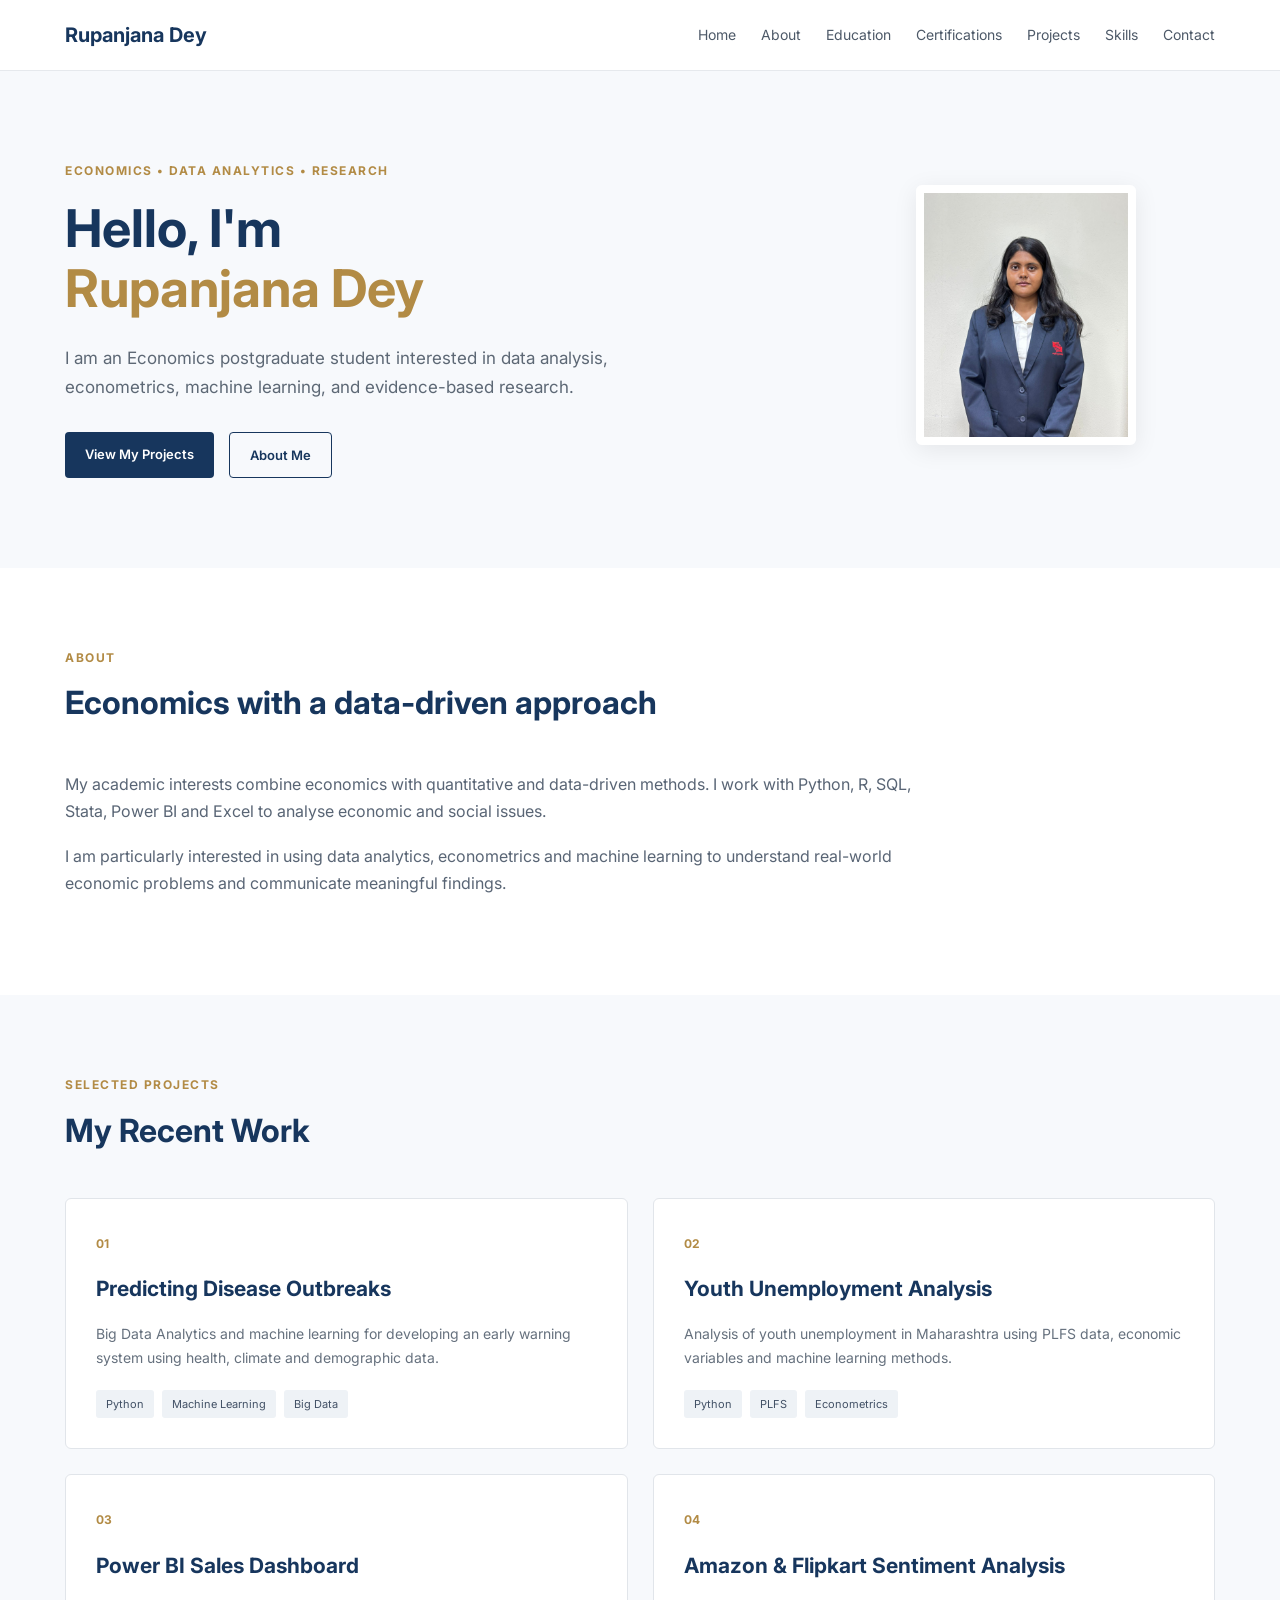
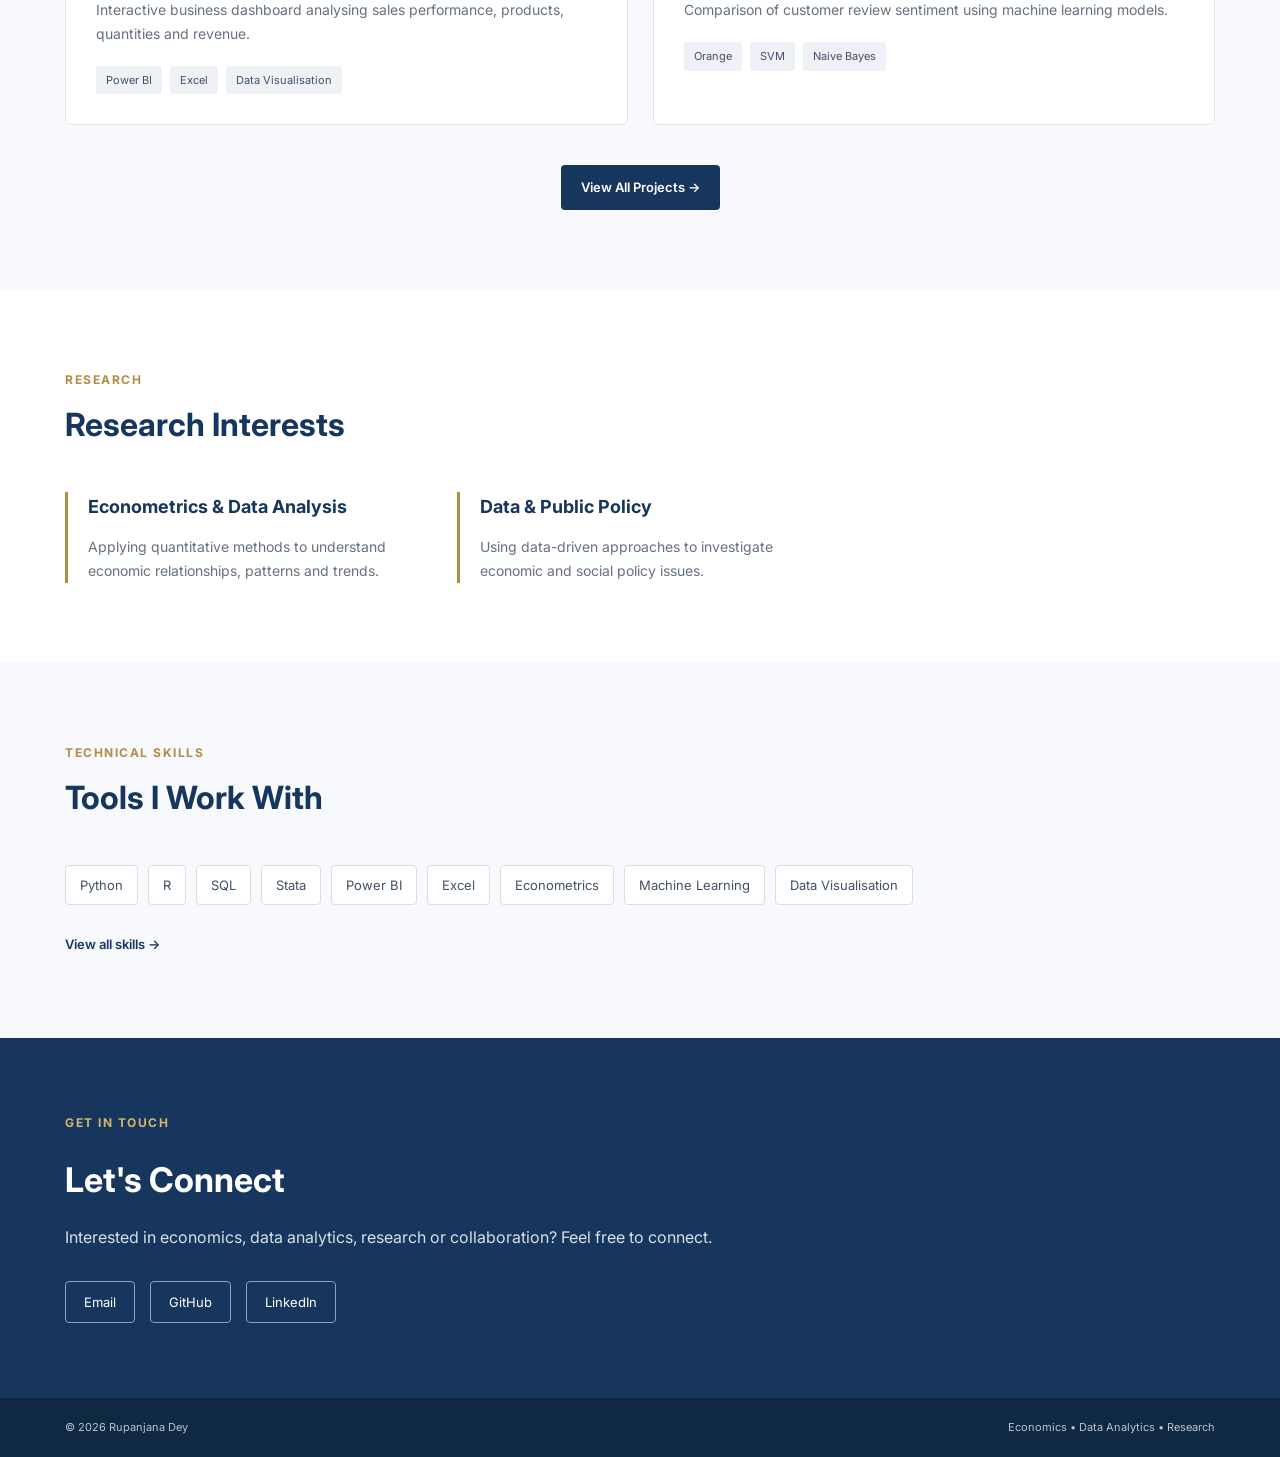
<file: index.html>
<!DOCTYPE html>
<html lang="en">

<head>
    <meta charset="UTF-8">
    <meta name="viewport" content="width=device-width, initial-scale=1.0">

    <title>Rupanjana Dey | Economics & Data Analytics</title>

    <link rel="stylesheet" href="css/style.css">

    <link rel="preconnect" href="https://fonts.googleapis.com">
    <link rel="preconnect" href="https://fonts.gstatic.com" crossorigin>

    <link href="https://fonts.googleapis.com/css2?family=Inter:wght@400;500;600;700&display=swap" rel="stylesheet">
</head>

<body>

    <!-- Navigation -->

    <header class="navbar">

        <div class="container nav-container">

            <a href="index.html" class="logo">
                Rupanjana Dey
            </a>

            <nav>

                <a href="index.html">Home</a>

                <a href="about/index.html">About</a>

                <a href="education.html">Education</a>

                <a href="certifications.html">Certifications</a>

                <a href="projects.html">Projects</a>

                <a href="skills.html">Skills</a>

                <a href="#contact">Contact</a>

            </nav>

        </div>

    </header>


    <!-- Hero -->

    <section class="hero">

        <div class="container hero-content">

            <div class="hero-text">

                <p class="small-heading">
                    ECONOMICS • DATA ANALYTICS • RESEARCH
                </p>

                <h1>
                    Hello, I'm<br>
                    <span>Rupanjana Dey</span>
                </h1>

                <p class="intro">

                    I am an Economics postgraduate student interested
                    in data analysis, econometrics, machine learning,
                    and evidence-based research.

                </p>

                <div class="buttons">

                    <a href="projects.html" class="btn primary">
                        View My Projects
                    </a>

                    <a href="about/index.html" class="btn secondary">
                        About Me
                    </a>

                </div>

            </div>


            <div class="hero-photo">

                <img
                    src="Rupanjana_Dey.jpeg"
                    alt="Rupanjana Dey">

            </div>

        </div>

    </section>



    <!-- About Preview -->

    <section class="section">

        <div class="container">

            <div class="section-title">

                <p>ABOUT</p>

                <h2>
                    Economics with a data-driven approach
                </h2>

            </div>


            <div class="about-preview">

                <p>

                    My academic interests combine economics with
                    quantitative and data-driven methods. I work with
                    Python, R, SQL, Stata, Power BI and Excel to analyse
                    economic and social issues.

                </p>

                <p>

                    I am particularly interested in using data analytics,
                    econometrics and machine learning to understand
                    real-world economic problems and communicate
                    meaningful findings.

                </p>

            </div>

        </div>

    </section>



    <!-- Projects -->

    <section class="section projects-section">

        <div class="container">

            <div class="section-title">

                <p>SELECTED PROJECTS</p>

                <h2>
                    My Recent Work
                </h2>

            </div>


            <div class="project-grid">


                <!-- Project 1 -->

                <div class="project-card">

                    <span class="project-number">
                        01
                    </span>

                    <h3>
                        Predicting Disease Outbreaks
                    </h3>

                    <p>
                        Big Data Analytics and machine learning
                        for developing an early warning system
                        using health, climate and demographic data.
                    </p>

                    <div class="tags">

                        <span>Python</span>
                        <span>Machine Learning</span>
                        <span>Big Data</span>

                    </div>

                </div>



                <!-- Project 2 -->

                <div class="project-card">

                    <span class="project-number">
                        02
                    </span>

                    <h3>
                        Youth Unemployment Analysis
                    </h3>

                    <p>
                        Analysis of youth unemployment in
                        Maharashtra using PLFS data, economic
                        variables and machine learning methods.
                    </p>

                    <div class="tags">

                        <span>Python</span>
                        <span>PLFS</span>
                        <span>Econometrics</span>

                    </div>

                </div>



                <!-- Project 3 -->

                <div class="project-card">

                    <span class="project-number">
                        03
                    </span>

                    <h3>
                        Power BI Sales Dashboard
                    </h3>

                    <p>
                        Interactive business dashboard analysing
                        sales performance, products, quantities
                        and revenue.
                    </p>

                    <div class="tags">

                        <span>Power BI</span>
                        <span>Excel</span>
                        <span>Data Visualisation</span>

                    </div>

                </div>



                <!-- Project 4 -->

                <div class="project-card">

                    <span class="project-number">
                        04
                    </span>

                    <h3>
                        Amazon & Flipkart Sentiment Analysis
                    </h3>

                    <p>
                        Comparison of customer review sentiment
                        using machine learning models.
                    </p>

                    <div class="tags">

                        <span>Orange</span>
                        <span>SVM</span>
                        <span>Naive Bayes</span>

                    </div>

                </div>

            </div>


            <div class="view-projects">

                <a href="projects.html" class="btn primary">
                    View All Projects →
                </a>

            </div>

        </div>

    </section>



    <!-- Research -->

    <section class="section">

        <div class="container">

            <div class="section-title">

                <p>RESEARCH</p>

                <h2>
                    Research Interests
                </h2>

            </div>


            <div class="research-grid">

              


                <div class="research-item">

                    <h3>
                        Econometrics & Data Analysis
                    </h3>

                    <p>
                        Applying quantitative methods to understand
                        economic relationships, patterns and trends.
                    </p>

                </div>


                <div class="research-item">

                    <h3>
                        Data & Public Policy
                    </h3>

                    <p>
                        Using data-driven approaches to investigate
                        economic and social policy issues.
                    </p>

                </div>

            </div>

        </div>

    </section>



    <!-- Skills Preview -->

    <section class="section skills-section">

        <div class="container">

            <div class="section-title">

                <p>TECHNICAL SKILLS</p>

                <h2>
                    Tools I Work With
                </h2>

            </div>


            <div class="skills-list">

                <span>Python</span>

                <span>R</span>

                <span>SQL</span>

                <span>Stata</span>

                <span>Power BI</span>

                <span>Excel</span>

                <span>Econometrics</span>

                <span>Machine Learning</span>

                <span>Data Visualisation</span>

            </div>


            <a href="skills.html" class="text-link">
                View all skills →
            </a>

        </div>

    </section>



    <!-- Contact -->

    <section class="contact" id="contact">

        <div class="container">

            <p class="small-heading">
                GET IN TOUCH
            </p>

            <h2>
                Let's Connect
            </h2>

            <p>
                Interested in economics, data analytics,
                research or collaboration? Feel free to connect.
            </p>


            <div class="contact-links">

                <a href="mailto:deyrupanjana6@gmail.com">
                    Email
                </a>

                <a
                    href="https://github.com/Rupanjana-Dey190"
                    target="_blank">
                    GitHub
                </a>

                <a
                    href="https://www.linkedin.com/in/rupanjana-dey-302489273?utm_source=share_via&utm_content=profile&utm_medium=member_android"
                    target="_blank">
                    LinkedIn
                </a>

            </div>

        </div>

    </section>



    <!-- Footer -->

    <footer>

        <div class="container footer-content">

            <p>
                © 2026 Rupanjana Dey
            </p>

            <p>
                Economics • Data Analytics • Research
            </p>

        </div>

    </footer>

</body>

</html>
</file>
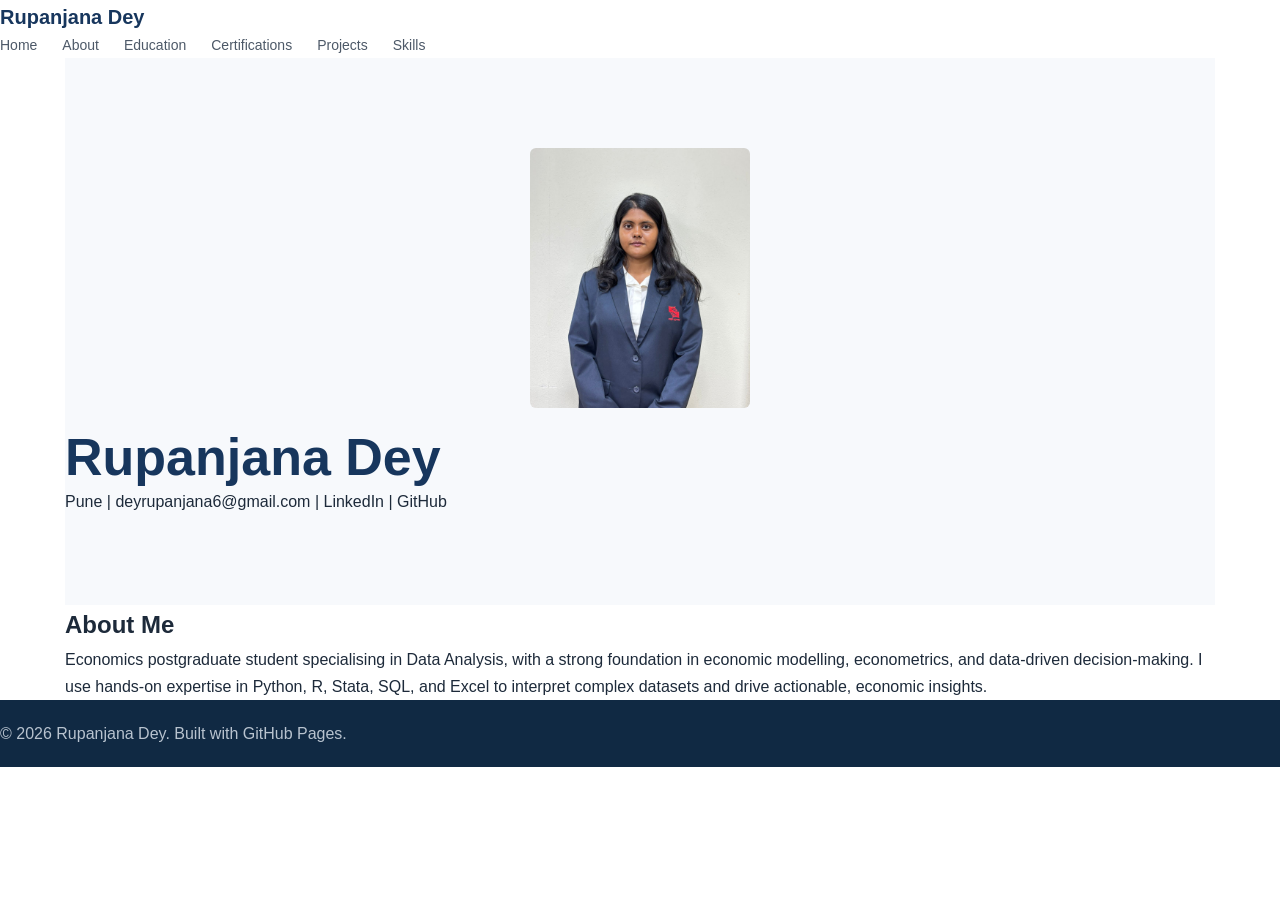
<file: about/index.html>
<!DOCTYPE html>
<html lang="en">
<head>
    <meta charset="UTF-8">
    <meta name="viewport" content="width=device-width, initial-scale=1.0">
    <title>About | Rupanjana Dey</title>
    <link rel="stylesheet" href="../css/style.css">
</head>
<body>
<header>
    <div class="logo">
        <a href="../index.html" style="font-weight: bold; color: inherit; text-decoration: none;">Rupanjana Dey</a>
    </div>
    <nav>
        <a href="../index.html">Home</a>
        <a href="index.html">About</a>
        <a href="../education.html">Education</a>
        <a href="../certifications.html">Certifications</a>
        <a href="../projects.html">Projects</a>
        <a href="../skills.html">Skills</a>
    </nav>
</header>

    <main class="container">
        <section class="hero">
           <img src="../Rupanjana_Dey.jpeg" alt="Rupanjana Dey" class="about-photo">
            <h1>Rupanjana Dey</h1>
            <p class="contact-info">
                Pune | <a href="mailto:rupanjana.dey.2025@sse.ac.in">deyrupanjana6@gmail.com</a> | 
                <a href="https://www.linkedin.com/in/rupanjana-dey-302489273?utm_source=share_via&utm_content=profile&utm_medium=member_android" target="_blank">LinkedIn</a> | <a href="https://www.github.com/Rupanjana-Dey190" target="_blank">GitHub</a>
            </p>
        </section>

        <h2>About Me</h2>
        <p>Economics postgraduate student specialising in Data Analysis, with a strong foundation in economic modelling, econometrics, and data-driven decision-making. I use hands-on expertise in Python, R, Stata, SQL, and Excel to interpret complex datasets and drive actionable, economic insights.</p>
    </main>

    <footer>
        <p>&copy; 2026 Rupanjana Dey. Built with GitHub Pages.</p>
    </footer>

</body>
</html>
</file>
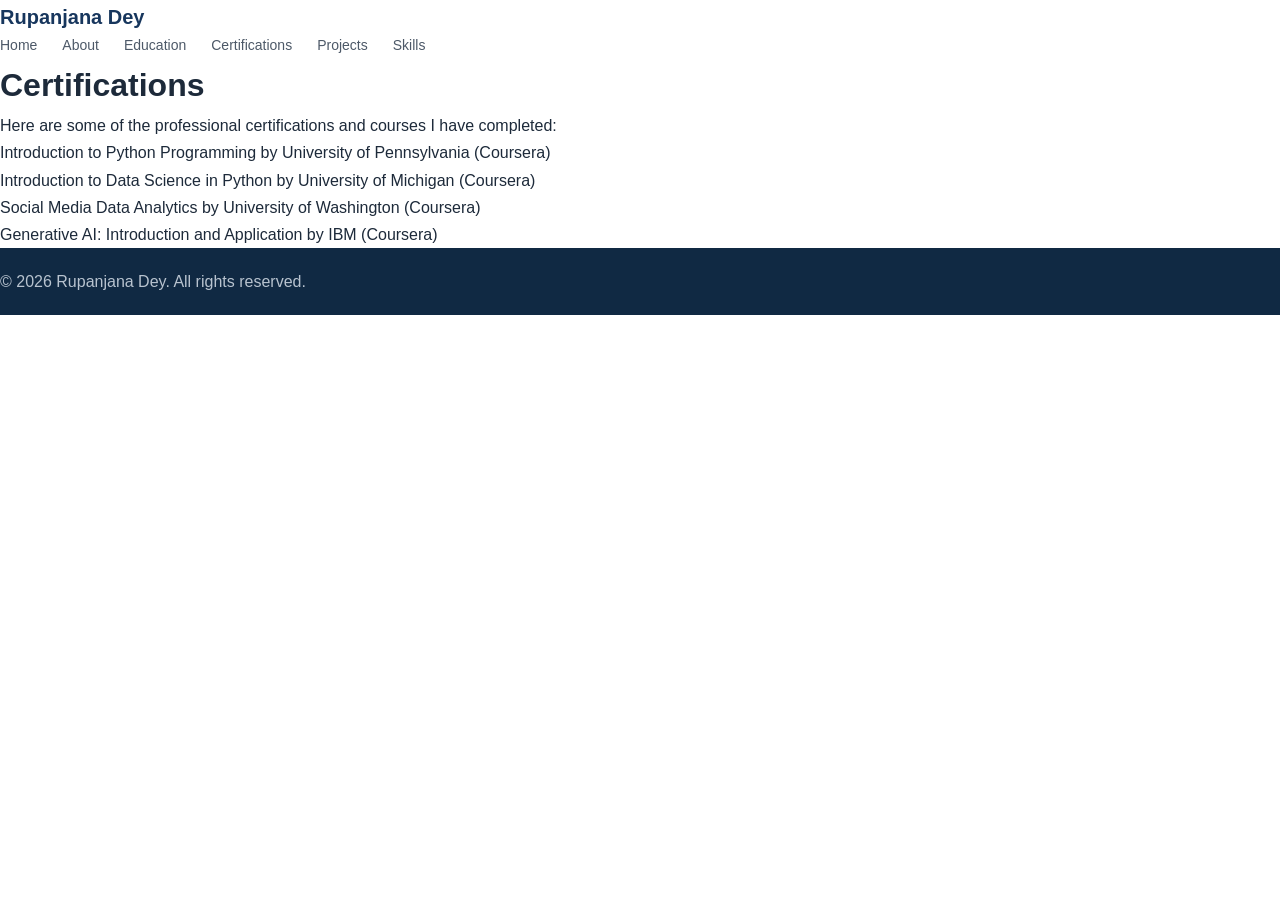
<file: certifications.html>
<!DOCTYPE html>
<html lang="en">
<head>
    <meta charset="UTF-8">
    <meta name="viewport" content="width=device-width, initial-scale=1.0">
    <title>Certifications | Rupanjana Dey</title>
    <!-- Links to the css folder from inside the about folder -->
    <link rel="stylesheet" href="css/style.css">
   
</head>
<body>
<header>
    <div class="logo">
        <a href="index.html" style="font-weight: bold; color: inherit; text-decoration: none;">Rupanjana Dey</a>
    </div>
    <nav>
        <a href="index.html">Home</a>
        <a href="about/index.html">About</a>
        <a href="education.html">Education</a>
        <a href="certifications.html">Certifications</a>
        <a href="projects.html">Projects</a>
        <a href="skills.html">Skills</a>
    </nav>
</header>

    <main>
        <h1>Certifications</h1>
        <p>Here are some of the professional certifications and courses I have completed:</p>
        
        <ul>
            <li>Introduction to Python Programming by University of Pennsylvania (Coursera)</li>
            <li>Introduction to Data Science in Python by University of Michigan (Coursera)</li>
            <li>Social Media Data Analytics by University of Washington (Coursera)</li>
            <li>Generative AI: Introduction and Application by IBM (Coursera)</li>
        </ul>
    </main>

    <footer>
        <p>&copy; 2026 Rupanjana Dey. All rights reserved.</p>
    </footer>

</body>
</html>
</file>
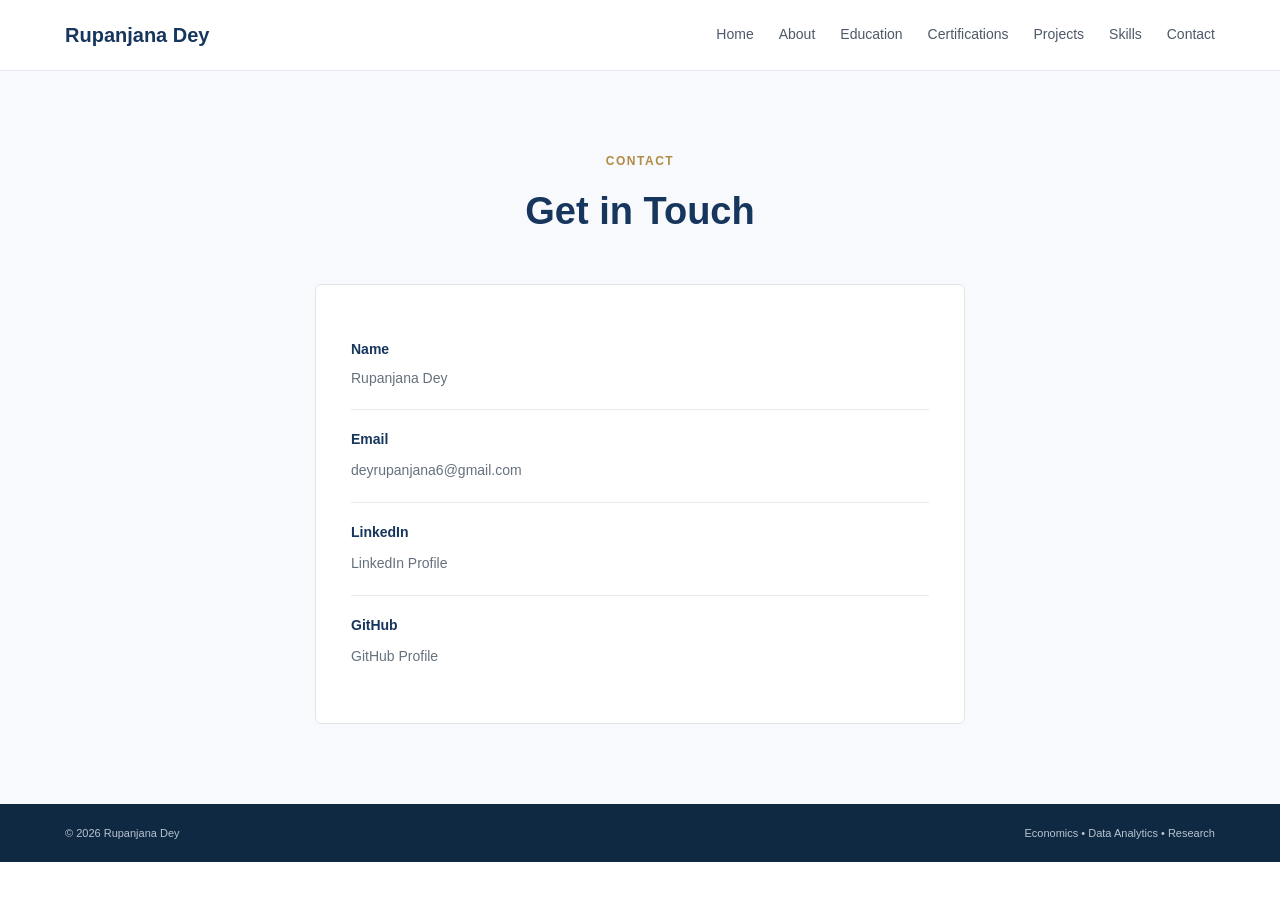
<file: contact.html>
<!DOCTYPE html>
<html lang="en">

<head>

    <meta charset="UTF-8">
    <meta name="viewport" content="width=device-width, initial-scale=1.0">

    <title>Contact | Rupanjana Dey</title>

    <link rel="stylesheet" href="css/style.css">

</head>

<body>

    <!-- Navigation -->

    <header class="navbar">

        <div class="container nav-container">

            <a href="index.html" class="logo">
                Rupanjana Dey
            </a>

            <nav>

                <a href="index.html">Home</a>

                <a href="about/index.html">About</a>

                <a href="education.html">Education</a>

                <a href="certifications.html">Certifications</a>

                <a href="projects.html">Projects</a>

                <a href="skills.html">Skills</a>

                <a href="contact.html">Contact</a>

            </nav>

        </div>

    </header>



    <!-- Contact -->

    <section class="contact-page">

        <div class="container">

            <div class="contact-header">

                <p>CONTACT</p>

                <h1>Get in Touch</h1>

            </div>


            <div class="contact-card">

                <div class="contact-item">

                    <h3>Name</h3>

                    <p>Rupanjana Dey</p>

                </div>


                <div class="contact-item">

                    <h3>Email</h3>

                    <a href="mailto:deyrupanjana6@gmail.com">
                        deyrupanjana6@gmail.com
                    </a>

                </div>


                <div class="contact-item">

                    <h3>LinkedIn</h3>

                    <a
                        href="https://www.linkedin.com/in/rupanjana-dey-302489273"
                        target="_blank">

                        LinkedIn Profile

                    </a>

                </div>


                <div class="contact-item">

                    <h3>GitHub</h3>

                    <a
                        href="https://github.com/Rupanjana-Dey190"
                        target="_blank">

                        GitHub Profile

                    </a>

                </div>

            </div>

        </div>

    </section>



    <!-- Footer -->

    <footer>

        <div class="container footer-content">

            <p>
                © 2026 Rupanjana Dey
            </p>

            <p>
                Economics • Data Analytics • Research
            </p>

        </div>

    </footer>

</body>

</html>
</file>
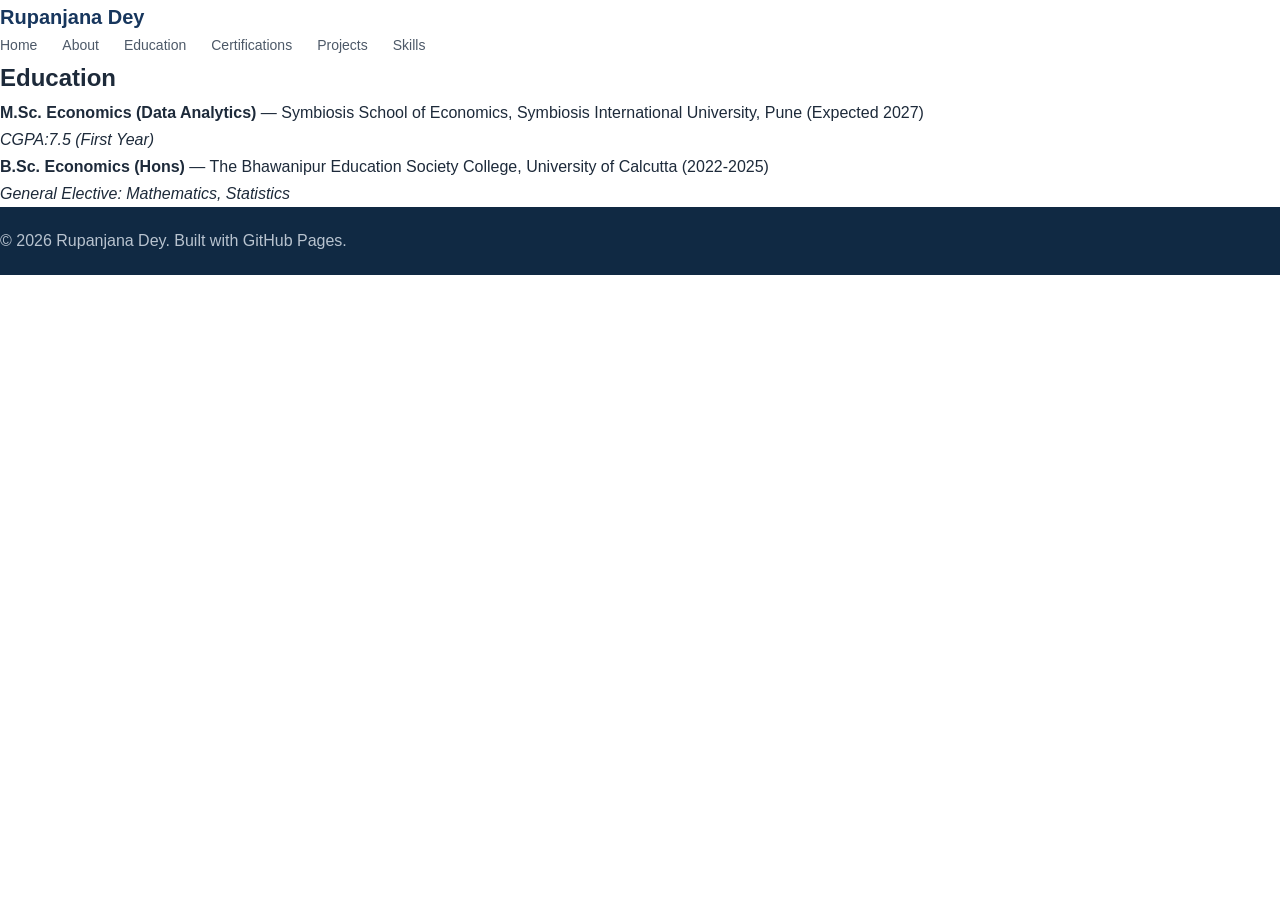
<file: education.html>
<!DOCTYPE html>
<html lang="en">
<head>
    <meta charset="UTF-8">
    <meta name="viewport" content="width=device-width, initial-scale=1.0">
    <title>Education | Rupanjana Dey</title>
    <link rel="stylesheet" href="css/style.css">
        
</head>
<body>
<header>
    <div class="logo">
        <a href="index.html" style="font-weight: bold; color: inherit; text-decoration: none;">Rupanjana Dey</a>
    </div>
    <nav>
        <a href="index.html">Home</a>
        <a href="about/index.html">About</a>
        <a href="education.html">Education</a>
        <a href="certifications.html">Certifications</a>
        <a href="projects.html">Projects</a>
        <a href="skills.html">Skills</a>
    </nav>
</header>
    <main>
        <h2>Education</h2>
        <ul>
            <li><strong>M.Sc. Economics (Data Analytics)</strong> — Symbiosis School of Economics, Symbiosis International University, Pune (Expected 2027)<br><em>CGPA:7.5 (First Year)</em></li>
            <li><strong>B.Sc. Economics (Hons)</strong> — The Bhawanipur Education Society College, University of Calcutta (2022-2025)<br><em>General Elective: Mathematics, Statistics</em></li>
        </ul>
    </main>
    <footer><p>&copy; 2026 Rupanjana Dey. Built with GitHub Pages.</p></footer>
</body>
</html>
</file>
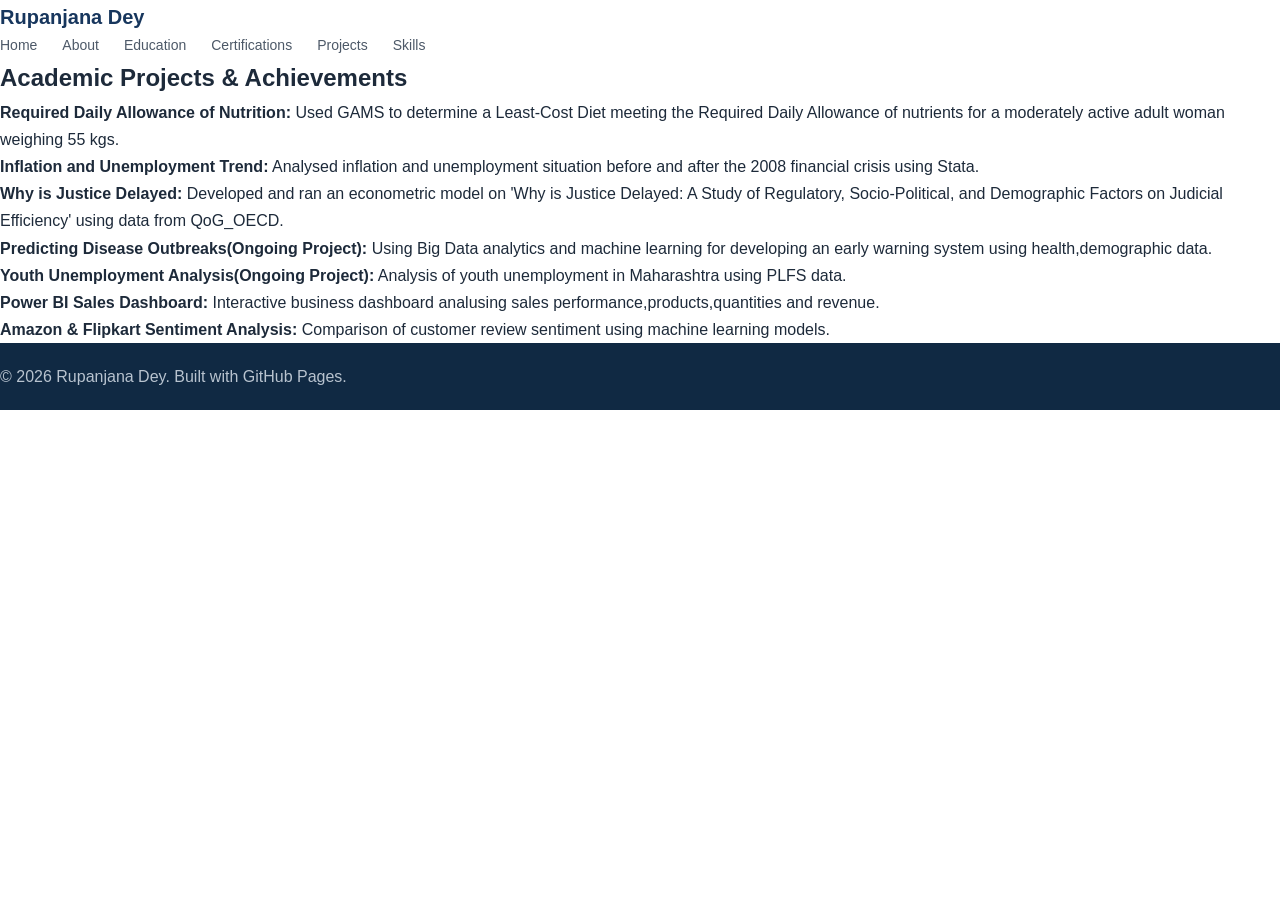
<file: projects.html>
<!DOCTYPE html>
<html lang="en">
<head>
    <meta charset="UTF-8">
    <meta name="viewport" content="width=device-width, initial-scale=1.0">
    <title>Academic Projects & Achievements | Rupanjana Dey</title>
    <link rel="stylesheet" href="css/style.css">
</head>
<body>
<header>
    <div class="logo">
        <a href="index.html" style="font-weight: bold; color: inherit; text-decoration: none;">Rupanjana Dey</a>
    </div>
    <nav>
        <a href="index.html">Home</a>
        <a href="about/index.html">About</a>
        <a href="education.html">Education</a>
        <a href="certifications.html">Certifications</a>
        <a href="projects.html">Projects</a>
        <a href="skills.html">Skills</a>
    </nav>
</header>
    <main>
        <h2>Academic Projects & Achievements</h2>
        <ul>
            <li><strong>Required Daily Allowance of Nutrition:</strong> Used GAMS to determine a Least-Cost Diet meeting the Required Daily Allowance of nutrients for a moderately active adult woman weighing 55 kgs.</li>
            <li><strong>Inflation and Unemployment Trend:</strong> Analysed inflation and unemployment situation before and after the 2008 financial crisis using Stata.</li>
            <li><strong>Why is Justice Delayed:</strong> Developed and ran an econometric model on 'Why is Justice Delayed: A Study of Regulatory, Socio-Political, and Demographic Factors on Judicial Efficiency' using data from QoG_OECD.</li>
            <li><strong>Predicting Disease Outbreaks(Ongoing Project):</strong> Using Big Data analytics and machine learning for developing an early warning system using health,demographic data.</li>
            <li><strong>Youth Unemployment Analysis(Ongoing Project):</strong> Analysis of youth unemployment in Maharashtra using PLFS data.</li>
            <li><strong>Power BI Sales Dashboard:</strong> Interactive business dashboard analusing sales performance,products,quantities and revenue.</li>
            <li><strong>Amazon & Flipkart Sentiment Analysis:</strong> Comparison of customer review sentiment using machine learning models.</li>
        </ul>
    </main>
    <footer><p>&copy; 2026 Rupanjana Dey. Built with GitHub Pages.</p></footer>
</body>
</html>
</file>
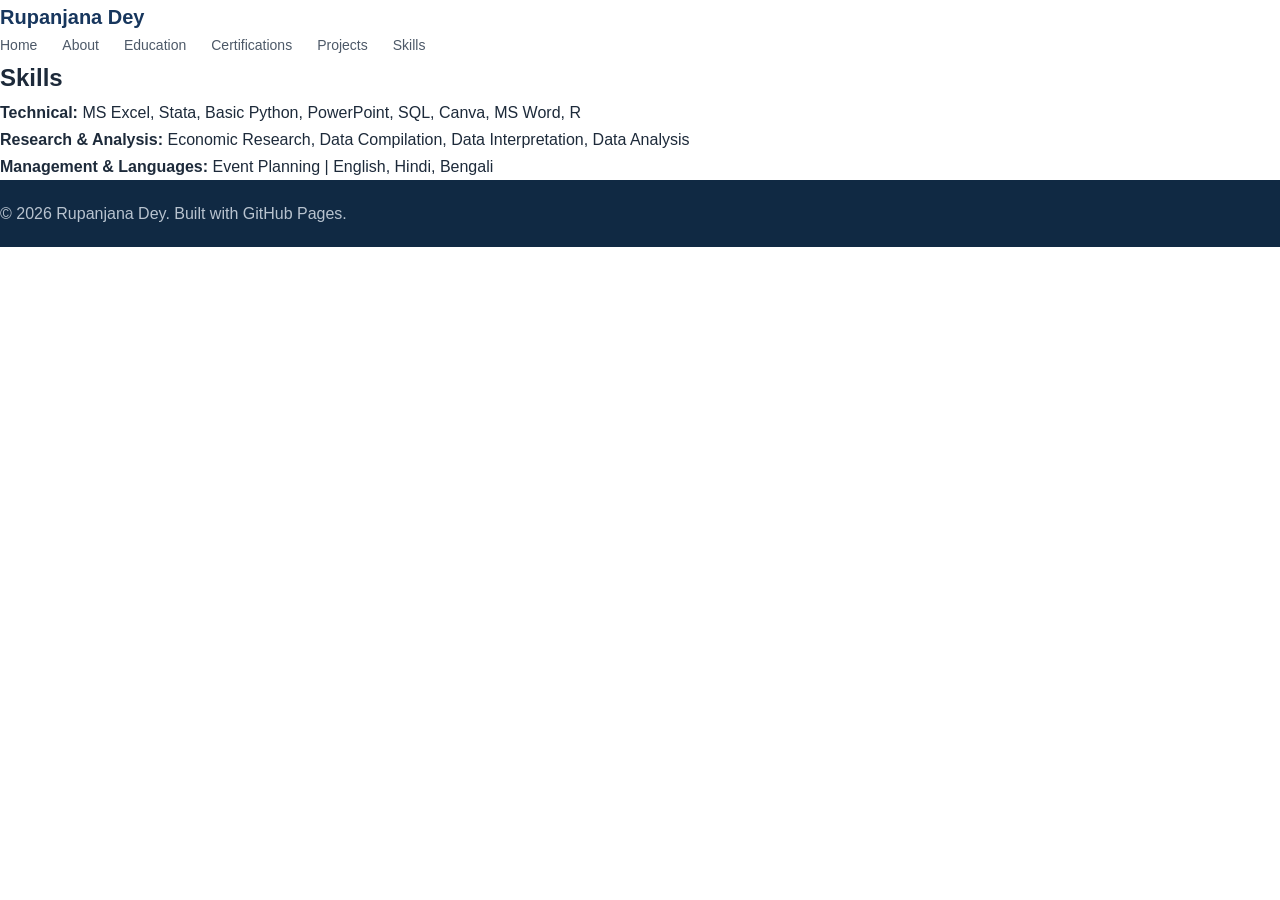
<file: skills.html>
<!DOCTYPE html>
<html lang="en">
<head>
    <meta charset="UTF-8">
    <meta name="viewport" content="width=device-width, initial-scale=1.0">
    <title>Skills | Rupanjana Dey</title>
   <link rel="stylesheet" href="css/style.css">
</head>
<body>
  <header>
    <div class="logo">
        <a href="index.html" style="font-weight: bold; color: inherit; text-decoration: none;">Rupanjana Dey</a>
    </div>
    <nav>
        <a href="index.html">Home</a>
        <a href="about/index.html">About</a>
        <a href="education.html">Education</a>
        <a href="certifications.html">Certifications</a>
        <a href="projects.html">Projects</a>
        <a href="skills.html">Skills</a>
    </nav>
</header>
    <main>
        <h2>Skills</h2>
        <ul>
            <li><strong>Technical:</strong> MS Excel, Stata, Basic Python, PowerPoint, SQL, Canva, MS Word, R</li>
            <li><strong>Research & Analysis:</strong> Economic Research, Data Compilation, Data Interpretation, Data Analysis</li>
            <li><strong>Management & Languages:</strong> Event Planning | English, Hindi, Bengali</li>
        </ul>
    </main>
    <footer><p>&copy; 2026 Rupanjana Dey. Built with GitHub Pages.</p></footer>
</body>
</html>
</file>
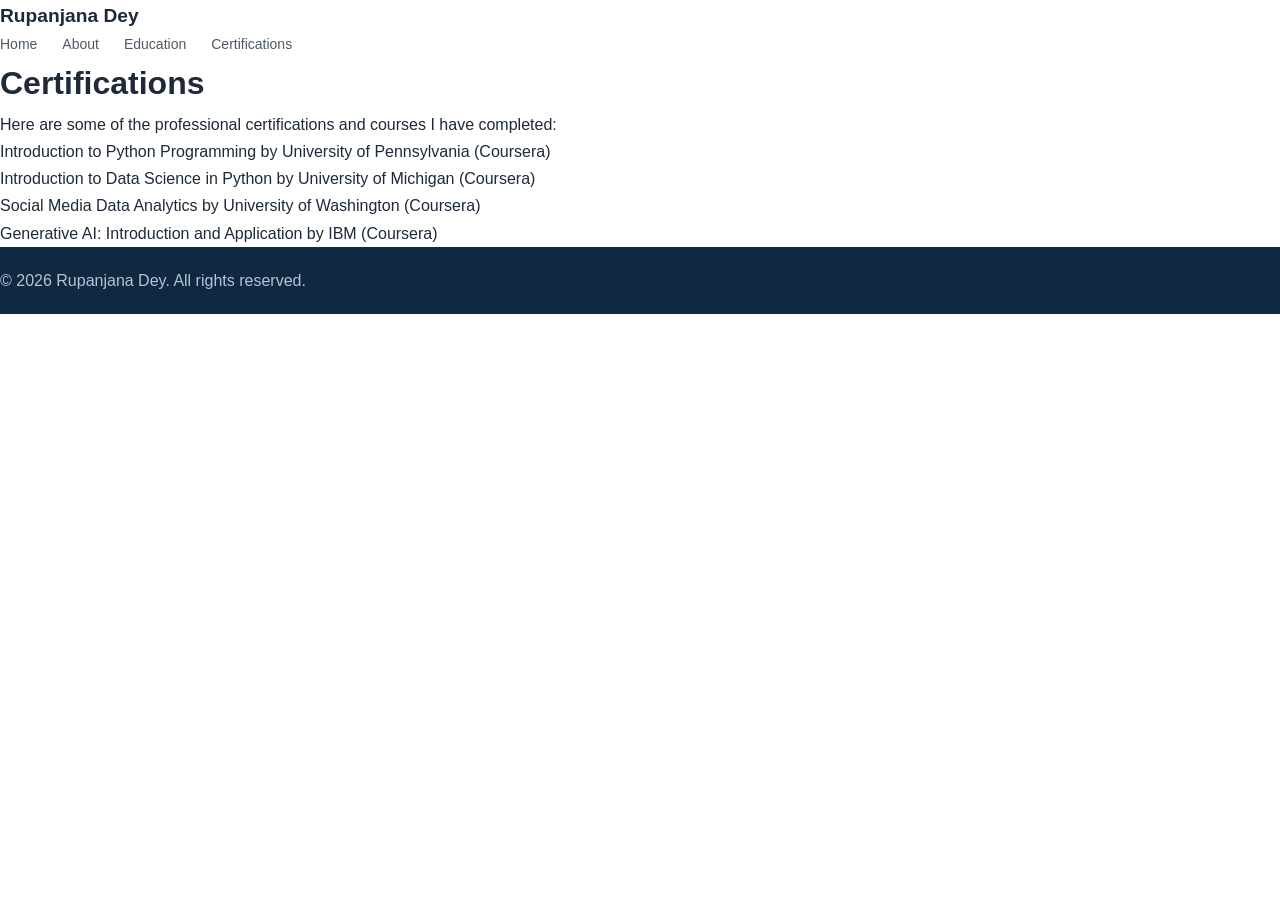
<file: about/Certifications.html>
<!DOCTYPE html>
<html lang="en">
<head>
    <meta charset="UTF-8">
    <meta name="viewport" content="width=device-width, initial-scale=1.0">
    <title>Certifications | Rupanjana Dey</title>
    <!-- Links to the css folder from inside the about folder -->
    <link rel="stylesheet" href="../css/style.css">
</head>
<body>

    <header>
        <div style="font-weight: bold; font-size: 1.2em;">Rupanjana Dey</div>
        <nav>
            <a href="../index.html">Home</a>
            <a href="index.html">About</a>
            <a href="education.html">Education</a>
            <a href="Certifications.html" class="active">Certifications</a>
        </nav>
    </header>

    <main>
        <h1>Certifications</h1>
        <p>Here are some of the professional certifications and courses I have completed:</p>
        
        <ul>
            <li>Introduction to Python Programming by University of Pennsylvania (Coursera)</li>
            <li>Introduction to Data Science in Python by University of Michigan (Coursera)</li>
            <li>Social Media Data Analytics by University of Washington (Coursera)</li>
            <li>Generative AI: Introduction and Application by IBM (Coursera)</li>
        </ul>
    </main>

    <footer>
        <p>&copy; 2026 Rupanjana Dey. All rights reserved.</p>
    </footer>

</body>
</html>
</file>
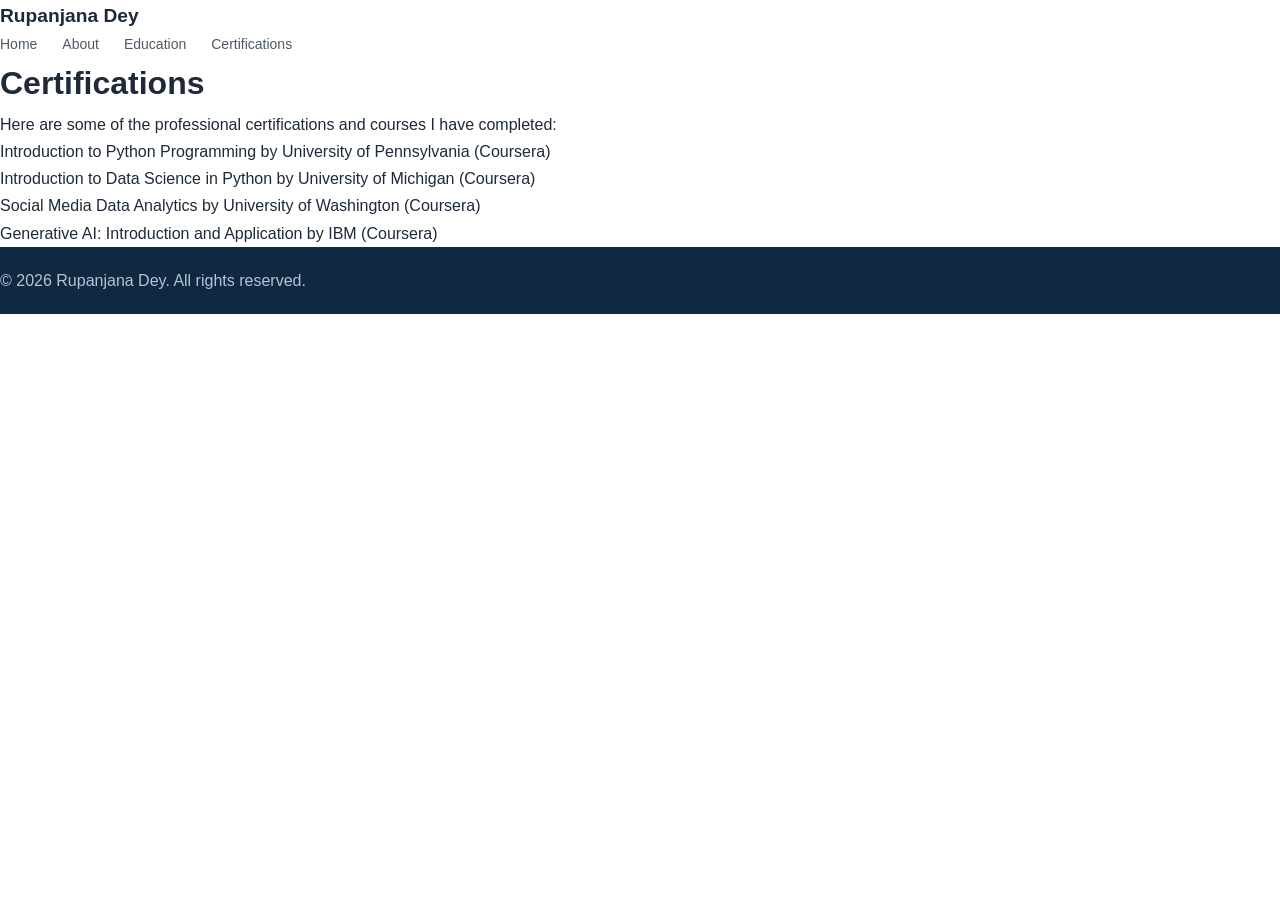
<file: about/certifications.html>
<!DOCTYPE html>
<html lang="en">
<head>
    <meta charset="UTF-8">
    <meta name="viewport" content="width=device-width, initial-scale=1.0">
    <title>Certifications | Rupanjana Dey</title>
    <!-- Links to the css folder from inside the about folder -->
    <link rel="stylesheet" href="../css/style.css">
   
</head>
<body>

    <header>
        <div style="font-weight: bold; font-size: 1.2em;">Rupanjana Dey</div>
        <nav>
            <a href="../index.html">Home</a>
            <a href="index.html">About</a>
            <a href="education.html">Education</a>
            <a href="Certifications.html" class="active">Certifications</a>
        </nav>
    </header>

    <main>
        <h1>Certifications</h1>
        <p>Here are some of the professional certifications and courses I have completed:</p>
        
        <ul>
            <li>Introduction to Python Programming by University of Pennsylvania (Coursera)</li>
            <li>Introduction to Data Science in Python by University of Michigan (Coursera)</li>
            <li>Social Media Data Analytics by University of Washington (Coursera)</li>
            <li>Generative AI: Introduction and Application by IBM (Coursera)</li>
        </ul>
    </main>

    <footer>
        <p>&copy; 2026 Rupanjana Dey. All rights reserved.</p>
    </footer>

</body>
</html>
</file>
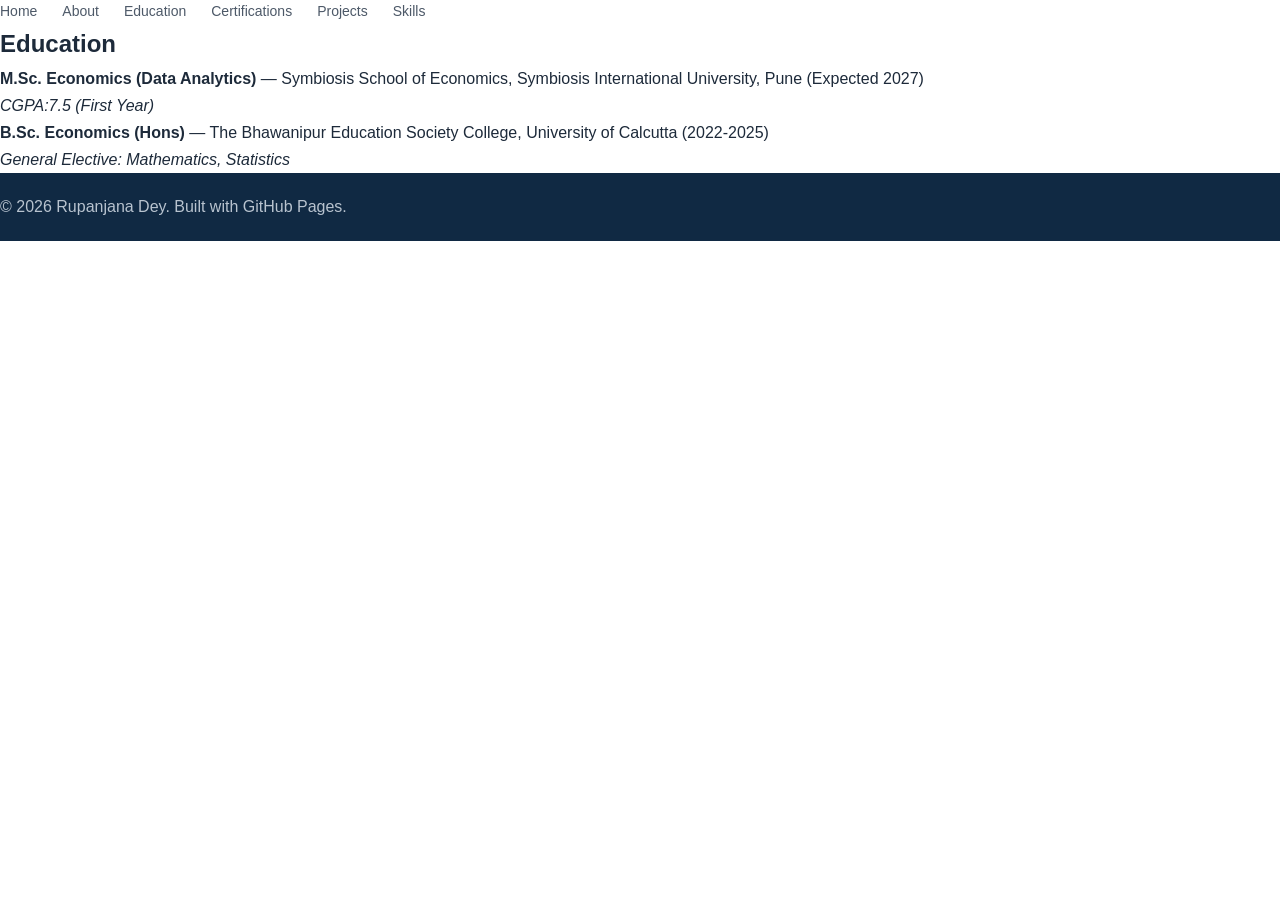
<file: about/education.html>
<!DOCTYPE html>
<html lang="en">
<head>
    <meta charset="UTF-8">
    <meta name="viewport" content="width=device-width, initial-scale=1.0">
    <title>Education | Rupanjana Dey</title>
    <link rel="stylesheet" href="../css/style.css">
        
</head>
<body>
    <header>
        <nav>
            <a href="../index.html">Home</a>
            <a href="index.html">About</a>
            <a href="education.html">Education</a>
            <a href="certifications.html">Certifications</a>
            <a href="projects.html">Projects</a>
            <a href="skills.html">Skills</a>
        </nav>
    </header>
    <main>
        <h2>Education</h2>
        <ul>
            <li><strong>M.Sc. Economics (Data Analytics)</strong> — Symbiosis School of Economics, Symbiosis International University, Pune (Expected 2027)<br><em>CGPA:7.5 (First Year)</em></li>
            <li><strong>B.Sc. Economics (Hons)</strong> — The Bhawanipur Education Society College, University of Calcutta (2022-2025)<br><em>General Elective: Mathematics, Statistics</em></li>
        </ul>
    </main>
    <footer><p>&copy; 2026 Rupanjana Dey. Built with GitHub Pages.</p></footer>
</body>
</html>
</file>
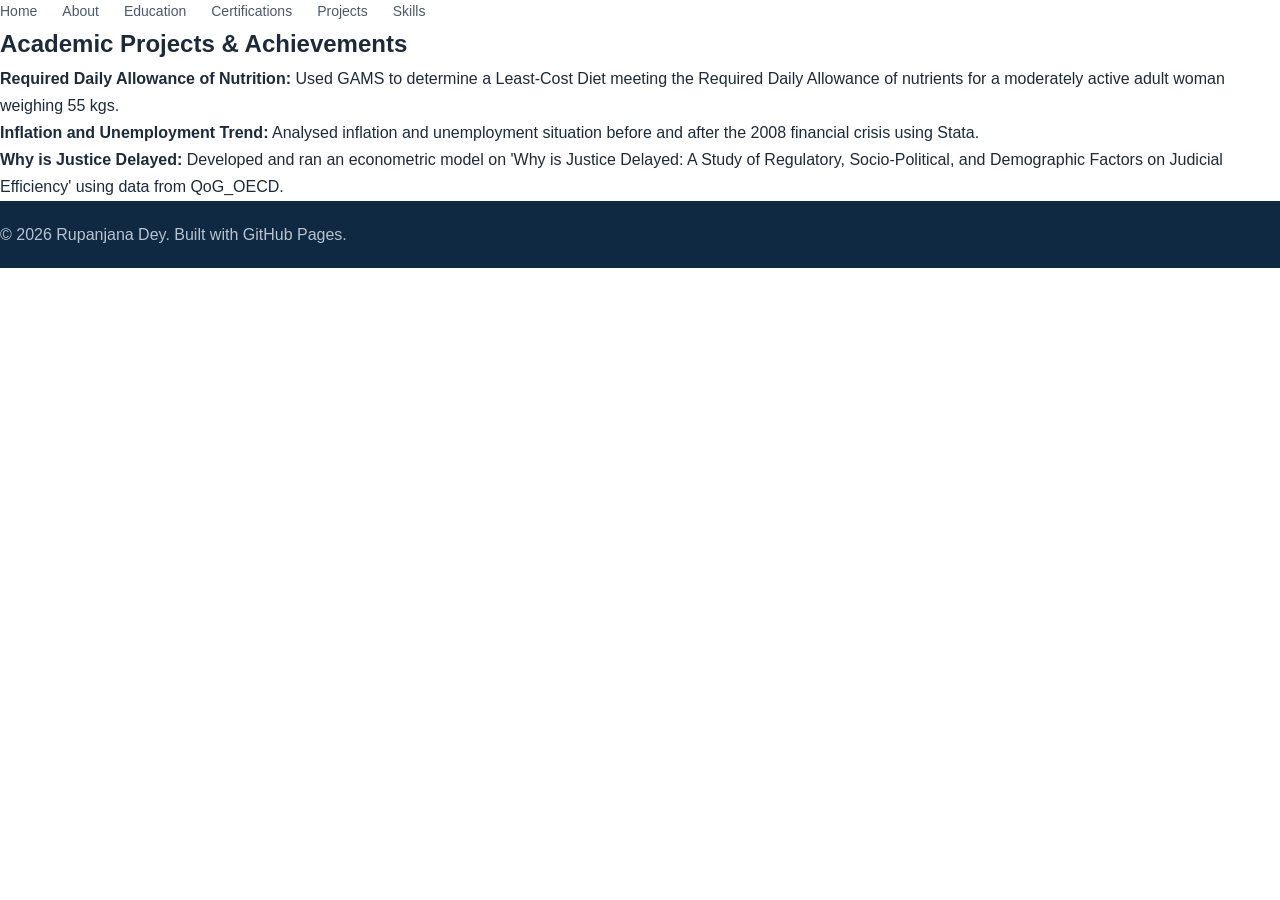
<file: about/projects.html>
<!DOCTYPE html>
<html lang="en">
<head>
    <meta charset="UTF-8">
    <meta name="viewport" content="width=device-width, initial-scale=1.0">
    <title>Academic Projects & Achievements | Rupanjana Dey</title>
    <link rel="stylesheet" href="../css/style.css">
</head>
<body>
    <header>
        <nav>
            <a href="../index.html">Home</a>
            <a href="index.html">About</a>
            <a href="education.html">Education</a>
            <a href="certifications.html">Certifications</a>
            <a href="projects.html">Projects</a>
            <a href="skills.html">Skills</a>
        </nav>
    </header>
    <main>
        <h2>Academic Projects & Achievements</h2>
        <ul>
            <li><strong>Required Daily Allowance of Nutrition:</strong> Used GAMS to determine a Least-Cost Diet meeting the Required Daily Allowance of nutrients for a moderately active adult woman weighing 55 kgs.</li>
            <li><strong>Inflation and Unemployment Trend:</strong> Analysed inflation and unemployment situation before and after the 2008 financial crisis using Stata.</li>
            <li><strong>Why is Justice Delayed:</strong> Developed and ran an econometric model on 'Why is Justice Delayed: A Study of Regulatory, Socio-Political, and Demographic Factors on Judicial Efficiency' using data from QoG_OECD.</li>
        </ul>
    </main>
    <footer><p>&copy; 2026 Rupanjana Dey. Built with GitHub Pages.</p></footer>
</body>
</html>
</file>
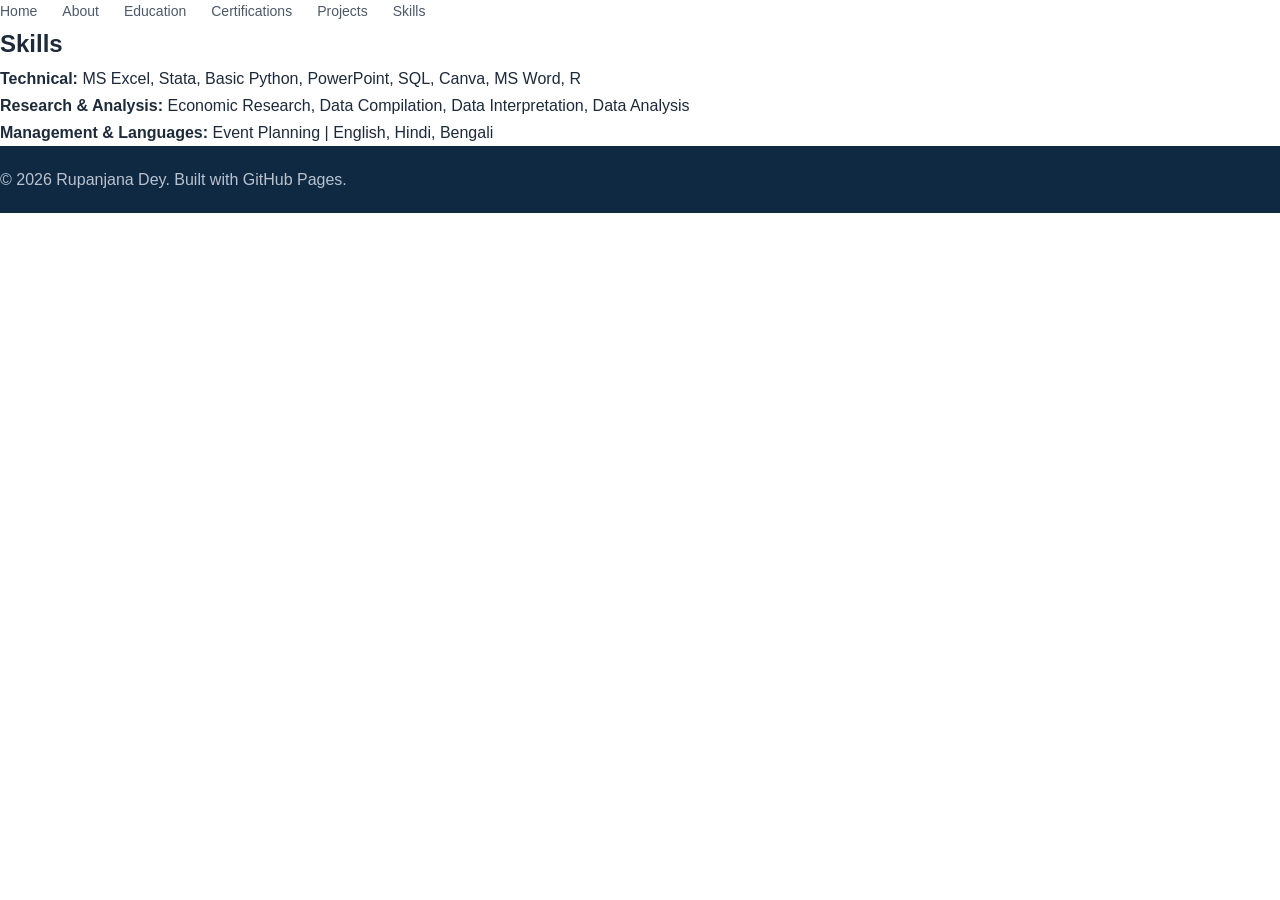
<file: about/skills.html>
<!DOCTYPE html>
<html lang="en">
<head>
    <meta charset="UTF-8">
    <meta name="viewport" content="width=device-width, initial-scale=1.0">
    <title>Skills | Rupanjana Dey</title>
   <link rel="stylesheet" href="../css/style.css">
</head>
<body>
    <header>
        <nav>
            <a href="../index.html">Home</a>
            <a href="index.html">About</a>
            <a href="education.html">Education</a>
            <a href="certifications.html">Certifications</a>
            <a href="projects.html">Projects</a>
            <a href="skills.html">Skills</a>
        </nav>
    </header>
    <main>
        <h2>Skills</h2>
        <ul>
            <li><strong>Technical:</strong> MS Excel, Stata, Basic Python, PowerPoint, SQL, Canva, MS Word, R</li>
            <li><strong>Research & Analysis:</strong> Economic Research, Data Compilation, Data Interpretation, Data Analysis</li>
            <li><strong>Management & Languages:</strong> Event Planning | English, Hindi, Bengali</li>
        </ul>
    </main>
    <footer><p>&copy; 2026 Rupanjana Dey. Built with GitHub Pages.</p></footer>
</body>
</html>
</file>
<file: css/style.css>
/* =========================
   GENERAL
========================= */

* {
    margin: 0;
    padding: 0;
    box-sizing: border-box;
}

html {
    scroll-behavior: smooth;
}

body {
    font-family: "Inter", sans-serif;
    color: #1d2a3a;
    background: #ffffff;
    line-height: 1.7;
}

a {
    text-decoration: none;
    color: inherit;
}
/* =========================
   ABOUT PAGE PHOTO
========================= */

.about-photo {
    width: 220px;
    height: 260px;
    object-fit: cover;
    border-radius: 6px;
    display: block;
    margin: 0 auto 20px;
}

.container {
    width: 90%;
    max-width: 1150px;
    margin: auto;
}



/* =========================
   NAVIGATION
========================= */

.navbar {
    background: #ffffff;
    border-bottom: 1px solid #e6e9ed;
    padding: 18px 0;
}

.nav-container {
    display: flex;
    align-items: center;
    justify-content: space-between;
}

.logo {
    font-size: 20px;
    font-weight: 700;
    color: #17365d;
}

nav {
    display: flex;
    gap: 25px;
}

nav a {
    font-size: 14px;
    color: #4d5968;
}

nav a:hover {
    color: #17365d;
}



/* =========================
   HERO
========================= */

.hero {
    background: #f7f9fc;
    padding: 90px 0;
}

.hero-content {
    display: grid;
    grid-template-columns: 1.3fr 0.7fr;
    align-items: center;
    gap: 70px;
}

.small-heading {
    color: #b28b45;
    font-size: 12px;
    font-weight: 700;
    letter-spacing: 1.5px;
    margin-bottom: 18px;
}

.hero h1 {
    font-size: 52px;
    line-height: 1.15;
    color: #17365d;
}

.hero h1 span {
    color: #b28b45;
}

.intro {
    max-width: 620px;
    margin-top: 25px;
    color: #5d6875;
    font-size: 17px;
}

.buttons {
    display: flex;
    gap: 15px;
    margin-top: 30px;
}

.btn {
    display: inline-block;
    padding: 11px 20px;
    border-radius: 4px;
    font-size: 13px;
    font-weight: 600;
}

.primary {
    background: #17365d;
    color: white;
}

.primary:hover {
    background: #244b78;
}

.secondary {
    border: 1px solid #17365d;
    color: #17365d;
}

.secondary:hover {
    background: #17365d;
    color: white;
}



/* =========================
   PHOTO
========================= */

.hero-photo {
    text-align: center;
}

.hero-photo img {
    width: 220px;
    height: 260px;
    object-fit: cover;
    border-radius: 6px;
    border: 8px solid white;
    box-shadow: 0 5px 25px rgba(0,0,0,0.08);
}



/* =========================
   SECTIONS
========================= */

.section {
    padding: 80px 0;
}

.section-title {
    margin-bottom: 40px;
}

.section-title p {
    color: #b28b45;
    font-size: 12px;
    font-weight: 700;
    letter-spacing: 1.5px;
    margin-bottom: 8px;
}

.section-title h2 {
    font-size: 32px;
    color: #17365d;
}



/* =========================
   ABOUT
========================= */

.about-preview {
    max-width: 850px;
}

.about-preview p {
    color: #596575;
    margin-bottom: 18px;
}



/* =========================
   PROJECTS
========================= */

.projects-section {
    background: #f7f9fc;
}

.project-grid {
    display: grid;
    grid-template-columns: repeat(2, 1fr);
    gap: 25px;
}

.project-card {
    background: white;
    border: 1px solid #e1e5ea;
    border-radius: 6px;
    padding: 30px;
}

.project-card:hover {
    border-color: #b28b45;
}

.project-number {
    color: #b28b45;
    font-size: 12px;
    font-weight: 700;
}

.project-card h3 {
    color: #17365d;
    font-size: 21px;
    margin: 15px 0;
}

.project-card p {
    color: #66717e;
    font-size: 14px;
}

.tags {
    display: flex;
    flex-wrap: wrap;
    gap: 8px;
    margin-top: 20px;
}

.tags span {
    background: #eef2f6;
    color: #425166;
    padding: 5px 10px;
    border-radius: 3px;
    font-size: 11px;
}

.view-projects {
    text-align: center;
    margin-top: 40px;
}



/* =========================
   RESEARCH
========================= */

.research-grid {
    display: grid;
    grid-template-columns: repeat(3, 1fr);
    gap: 25px;
}

.research-item {
    border-left: 3px solid #b28b45;
    padding-left: 20px;
}

.research-item h3 {
    color: #17365d;
    font-size: 18px;
    margin-bottom: 12px;
}

.research-item p {
    color: #66717e;
    font-size: 14px;
}



/* =========================
   SKILLS
========================= */

.skills-section {
    background: #f7f9fc;
}

.skills-list {
    display: flex;
    flex-wrap: wrap;
    gap: 10px;
    margin-bottom: 25px;
}

.skills-list span {
    border: 1px solid #d9dee5;
    background: white;
    padding: 8px 14px;
    border-radius: 4px;
    color: #425166;
    font-size: 13px;
}

.text-link {
    color: #17365d;
    font-size: 13px;
    font-weight: 600;
}

.text-link:hover {
    color: #b28b45;
}



/* =========================
   CONTACT
========================= */

.contact {
    background: #17365d;
    color: white;
    padding: 75px 0;
}

.contact .small-heading {
    color: #d6b56d;
}

.contact h2 {
    font-size: 34px;
    margin-bottom: 15px;
}

.contact p {
    max-width: 650px;
    color: #d8e0e9;
}

.contact-links {
    display: flex;
    gap: 15px;
    margin-top: 30px;
}

.contact-links a {
    border: 1px solid #8ea2b8;
    padding: 9px 18px;
    border-radius: 4px;
    font-size: 13px;
}

.contact-links a:hover {
    background: white;
    color: #17365d;
}



/* =========================
   FOOTER
========================= */

footer {
    background: #102943;
    color: #b8c3cf;
    padding: 20px 0;
}

.footer-content {
    display: flex;
    justify-content: space-between;
    font-size: 11px;
}



/* =========================
   MOBILE
========================= */

@media (max-width: 768px) {

    nav {
        gap: 12px;
        flex-wrap: wrap;
        justify-content: flex-end;
    }

    nav a {
        font-size: 12px;
    }

    .hero {
        padding: 60px 0;
    }

    .hero-content {
        grid-template-columns: 1fr;
        text-align: center;
    }

    .intro {
        margin-left: auto;
        margin-right: auto;
    }

    .buttons {
        justify-content: center;
    }

    .hero-photo {
        order: -1;
    }

    .hero-photo img {
        width: 230px;
        height: 280px;
    }

    .hero h1 {
        font-size: 40px;
    }

    .project-grid {
        grid-template-columns: 1fr;
    }

    .research-grid {
        grid-template-columns: 1fr;
    }

    .footer-content {
        flex-direction: column;
        gap: 5px;
    }

}



@media (max-width: 500px) {

    .nav-container {
        flex-direction: column;
        gap: 12px;
    }

    nav {
        justify-content: center;
    }

    .buttons {
        flex-direction: column;
        align-items: center;
    }

    .contact-links {
        flex-direction: column;
        align-items: flex-start;
    }

}
/* =========================
   CONTACT PAGE
========================= */

.contact-page {
    background: #f7f9fc;
    padding: 80px 0;
    min-height: 70vh;
}

.contact-header {
    text-align: center;
    margin-bottom: 40px;
}

.contact-header p {
    color: #b28b45;
    font-size: 12px;
    font-weight: 700;
    letter-spacing: 1.5px;
}

.contact-header h1 {
    color: #17365d;
    font-size: 38px;
    margin-top: 8px;
}

.contact-card {
    max-width: 650px;
    margin: auto;
    background: white;
    border: 1px solid #e1e5ea;
    border-radius: 6px;
    padding: 35px;
}

.contact-item {
    padding: 18px 0;
    border-bottom: 1px solid #e6e9ed;
}

.contact-item:last-child {
    border-bottom: none;
}

.contact-item h3 {
    color: #17365d;
    font-size: 14px;
    margin-bottom: 5px;
}

.contact-item p,
.contact-item a {
    color: #66717e;
    font-size: 14px;
}

.contact-item a:hover {
    color: #b28b45;
}
</file>
